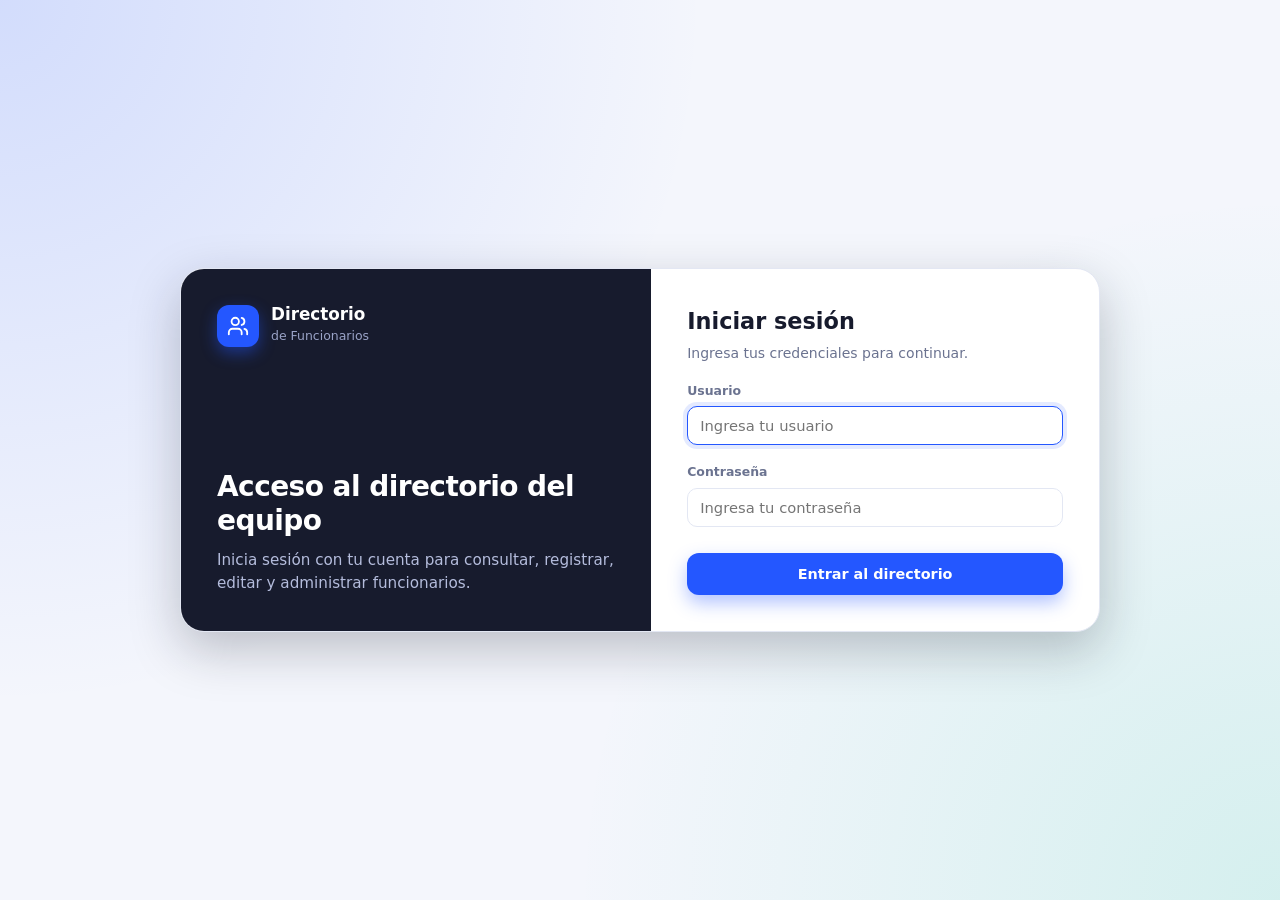
<file: src/main/resources/static/login.html>
<!DOCTYPE html>
<html lang="es">
<head>
  <meta charset="UTF-8">
  <meta name="viewport" content="width=device-width, initial-scale=1.0">
  <title>Iniciar sesión · Directorio de Funcionarios</title>
  <link rel="stylesheet" href="css/estilos.css">
</head>
<body class="auth-body">
  <main class="auth-shell">
    <section class="auth-hero">
      <div class="brand auth-brand">
        <span class="brand-logo" aria-hidden="true">
          <svg viewBox="0 0 24 24" width="22" height="22" fill="none" stroke="currentColor" stroke-width="2" stroke-linecap="round" stroke-linejoin="round"><path d="M16 21v-2a4 4 0 0 0-4-4H6a4 4 0 0 0-4 4v2"/><circle cx="9" cy="7" r="4"/><path d="M22 21v-2a4 4 0 0 0-3-3.87M16 3.13a4 4 0 0 1 0 7.75"/></svg>
        </span>
        <div>
          <strong>Directorio</strong>
          <small>de Funcionarios</small>
        </div>
      </div>

      <div class="auth-copy">
        <h1>Acceso al directorio del equipo</h1>
        <p>Inicia sesión con tu cuenta para consultar, registrar, editar y administrar funcionarios.</p>
      </div>
    </section>

    <section class="auth-card">
      <div class="auth-card-head">
        <h2>Iniciar sesión</h2>
        <p class="muted">Ingresa tus credenciales para continuar.</p>
      </div>

      <div class="auth-alert" id="authAlert" hidden></div>

      <!-- FORMULARIO LOGIN (procesado por Spring Security en POST /login) -->
      <form id="formLogin" method="post" action="/login" class="auth-form">
        <div class="field">
          <label for="loginUser">Usuario</label>
          <input type="text" id="loginUser" name="username" placeholder="Ingresa tu usuario" required autocomplete="username" autofocus>
        </div>
        <div class="field">
          <label for="loginPass">Contraseña</label>
          <input type="password" id="loginPass" name="password" placeholder="Ingresa tu contraseña" required autocomplete="current-password">
        </div>
        <button type="submit" class="btn btn-primary auth-submit">Entrar al directorio</button>
      </form>
    </section>
  </main>

  <script src="js/login.js"></script>
</body>
</html>
</file>
<file: src/main/resources/static/css/estilos.css>
/* ===== Variables: paleta oficial ===== */
:root {
  --azul: #2457FF;
  --amarillo: #FFCA28;
  --coral: #FF5C5C;
  --menta: #16C79A;
  --noche: #171B2D;
  --nube: #F4F6FC;
  --blanco: #FFFFFF;
  --texto: #171B2D;
  --texto-suave: #6B7390;
  --borde: #E3E7F3;
  --azul-claro: #E8EEFF;
  --radio: 16px;
  --sombra: 0 4px 18px rgba(23, 27, 45, .07);
  --sombra-fuerte: 0 18px 50px rgba(23, 27, 45, .25);
  --fuente: "Inter", "Segoe UI", system-ui, -apple-system, Roboto, Arial, sans-serif;
}

* { box-sizing: border-box; }
html { scroll-behavior: smooth; }
body {
  margin: 0;
  font-family: var(--fuente);
  color: var(--texto);
  background: var(--nube);
  line-height: 1.5;
}
h1, h2, p { margin: 0; }
[hidden] { display: none !important; }
.muted { color: var(--texto-suave); font-size: .875rem; }

/* ===== Layout ===== */
.app { display: flex; min-height: 100vh; }

/* ===== Sidebar ===== */
.sidebar {
  width: 250px;
  flex-shrink: 0;
  background: var(--noche);
  color: #fff;
  padding: 24px 16px;
  display: flex;
  flex-direction: column;
  gap: 28px;
  position: sticky;
  top: 0;
  height: 100vh;
}
.brand { display: flex; align-items: center; gap: 12px; padding: 0 8px; }
.brand-logo {
  width: 42px; height: 42px; border-radius: 12px;
  background: var(--azul); display: grid; place-items: center;
  box-shadow: 0 6px 16px rgba(36, 87, 255, .45);
}
.brand strong { display: block; font-size: 1.05rem; line-height: 1.1; }
.brand small { color: #9AA3C7; font-size: .78rem; }
.nav { display: flex; flex-direction: column; gap: 4px; }
.nav-title { font-size: .7rem; text-transform: uppercase; letter-spacing: .12em; color: #6F789C; padding: 0 12px 8px; }
.nav-item {
  display: flex; align-items: center; gap: 12px;
  padding: 11px 12px; border-radius: 12px;
  color: #C5CBE4; text-decoration: none; font-size: .92rem; font-weight: 500;
  border: 0; background: transparent; cursor: pointer; font-family: inherit; text-align: left; width: 100%;
  transition: background .2s, color .2s, transform .2s;
}
.nav-item:hover { background: rgba(255, 255, 255, .07); color: #fff; }
.nav-item.active { background: var(--azul); color: #fff; box-shadow: 0 8px 18px rgba(36, 87, 255, .4); }
.nav-action { color: var(--amarillo); }
.destacado { animation: destello 1.2s ease; }
@keyframes destello { 0% { box-shadow: 0 0 0 0 rgba(36, 87, 255, .55); } 40% { box-shadow: 0 0 0 8px rgba(36, 87, 255, .25); border-color: var(--azul); } 100% { box-shadow: var(--sombra); } }
.sidebar-card {
  margin-top: auto;
  background: linear-gradient(145deg, rgba(36, 87, 255, .35), rgba(22, 199, 154, .2));
  border: 1px solid rgba(255, 255, 255, .1);
  border-radius: var(--radio);
  padding: 16px; font-size: .85rem;
}
.sidebar-card p { color: #C5CBE4; margin-top: 4px; }

/* ===== Main / Header ===== */
.main { flex: 1; min-width: 0; padding: 28px 32px 40px; }
.header { display: flex; justify-content: space-between; align-items: center; gap: 16px; flex-wrap: wrap; margin-bottom: 24px; }
.header-text { display: flex; align-items: center; gap: 12px; }
.header h1 { font-size: 1.75rem; letter-spacing: -.02em; }
.header p { color: var(--texto-suave); margin-top: 2px; }
.header-actions { display: flex; gap: 10px; flex-wrap: wrap; }
.menu-toggle { display: none; border: 0; background: var(--blanco); border-radius: 12px; padding: 10px; cursor: pointer; box-shadow: var(--sombra); }

/* ===== Botones ===== */
.btn {
  display: inline-flex; align-items: center; justify-content: center; gap: 8px;
  font-family: inherit; font-size: .9rem; font-weight: 600;
  padding: 11px 18px; border-radius: 12px; border: 1px solid transparent;
  cursor: pointer; transition: transform .15s, box-shadow .2s, background .2s, border-color .2s, opacity .2s;
}
.btn:hover { transform: translateY(-1px); }
.btn:active { transform: translateY(0); }
.btn:focus-visible, input:focus-visible, .icon-btn:focus-visible { outline: 3px solid rgba(36, 87, 255, .35); outline-offset: 2px; }
.btn:disabled { opacity: .6; cursor: not-allowed; transform: none; }
.btn-sm { padding: 9px 14px; }
.btn-primary { background: var(--azul); color: #fff; box-shadow: 0 8px 18px rgba(36, 87, 255, .35); }
.btn-primary:hover { background: #1b47db; }
.btn-dark { background: var(--noche); color: #fff; }
.btn-dark:hover { background: #262c47; }
.btn-ghost { background: var(--blanco); color: var(--texto); border-color: var(--borde); }
.btn-ghost:hover { border-color: var(--azul); color: var(--azul); }
.btn-outline { background: transparent; color: var(--texto); border-color: var(--borde); }
.btn-outline:hover { border-color: var(--noche); }
.btn-danger { background: var(--coral); color: #fff; box-shadow: 0 8px 18px rgba(255, 92, 92, .35); }
.btn-danger:hover { background: #ec4646; }

/* ===== Tarjetas estadísticas ===== */
.stats { display: grid; grid-template-columns: repeat(4, 1fr); gap: 16px; margin-bottom: 24px; }
.stat {
  border-radius: var(--radio); padding: 20px; color: #fff;
  display: flex; flex-direction: column; gap: 4px;
  box-shadow: var(--sombra); transition: transform .2s, box-shadow .2s;
}
.stat:hover { transform: translateY(-3px); box-shadow: 0 12px 28px rgba(23, 27, 45, .15); }
.stat-label { font-size: .85rem; font-weight: 600; opacity: .92; }
.stat-value { font-size: 2.4rem; line-height: 1.1; letter-spacing: -.02em; }
.stat-note { font-size: .78rem; opacity: .85; }
.stat-blue { background: linear-gradient(135deg, #2457FF, #3d6bff); }
.stat-mint { background: linear-gradient(135deg, #16C79A, #25d8ab); }
.stat-yellow { background: var(--amarillo); color: var(--noche); }
.stat-coral { background: linear-gradient(135deg, #FF5C5C, #ff7676); }

/* ===== Paneles ===== */
.grid { display: grid; grid-template-columns: minmax(0, 1fr) 300px; gap: 20px; align-items: start; }
.panel { background: var(--blanco); border-radius: var(--radio); box-shadow: var(--sombra); padding: 22px; border: 1px solid var(--borde); }
.panel-head { margin-bottom: 16px; }
.panel h2 { font-size: 1.1rem; }

/* ===== Buscadores ===== */
.searchbar {
  display: grid; grid-template-columns: repeat(3, minmax(0, 1fr)) auto; gap: 12px; align-items: end;
  background: var(--nube); border-radius: 14px; padding: 14px; margin-bottom: 18px;
}
.search label, .field label { display: block; font-size: .78rem; font-weight: 600; color: var(--texto-suave); margin-bottom: 6px; }
.search-row { display: flex; gap: 8px; }
input[type="text"], input[type="number"], input[type="password"] {
  width: 100%; min-width: 0; font-family: inherit; font-size: .92rem;
  padding: 10px 12px; border-radius: 10px; border: 1.5px solid var(--borde);
  background: var(--blanco); color: var(--texto); transition: border-color .2s, box-shadow .2s;
}
input:focus { border-color: var(--azul); outline: none; box-shadow: 0 0 0 4px rgba(36, 87, 255, .12); }
input:disabled { background: var(--nube); color: var(--texto-suave); }

/* ===== Tabla ===== */
.table-wrap { overflow-x: auto; }
.table { width: 100%; border-collapse: separate; border-spacing: 0 8px; }
.table th {
  text-align: left; font-size: .72rem; text-transform: uppercase; letter-spacing: .08em;
  color: var(--texto-suave); padding: 4px 14px; font-weight: 700;
}
.table td { background: var(--blanco); padding: 12px 14px; border-top: 1px solid var(--borde); border-bottom: 1px solid var(--borde); font-size: .92rem; }
.table td:first-child { border-left: 1px solid var(--borde); border-radius: 12px 0 0 12px; }
.table td:last-child { border-right: 1px solid var(--borde); border-radius: 0 12px 12px 0; }
.table tbody tr { transition: transform .15s, box-shadow .2s; }
.table tbody tr:hover { transform: translateY(-1px); box-shadow: 0 6px 18px rgba(36, 87, 255, .12); }
.table tbody tr:hover td { background: #FAFBFF; border-color: #CBD6FF; }
.col-acciones { text-align: right !important; }
.td-id { color: var(--texto-suave); font-weight: 700; font-variant-numeric: tabular-nums; }
.persona { display: flex; align-items: center; gap: 12px; font-weight: 600; }
.avatar {
  width: 36px; height: 36px; border-radius: 50%; display: grid; place-items: center; flex-shrink: 0;
  font-size: .78rem; font-weight: 700; color: #fff;
}
.tag { display: inline-block; padding: 4px 12px; border-radius: 999px; font-size: .78rem; font-weight: 700; }
.tag-0 { background: var(--azul-claro); color: var(--azul); }
.tag-1 { background: #DDF7EF; color: #0c8f6f; }
.tag-2 { background: #FFF3CC; color: #8a6500; }
.tag-3 { background: #FFE3E3; color: #c53030; }
.tag-4 { background: #E4E6F0; color: var(--noche); }
.av-0 { background: var(--azul); } .av-1 { background: var(--menta); } .av-2 { background: #d9a400; } .av-3 { background: var(--coral); } .av-4 { background: var(--noche); }
.sin-dato { color: #A5ACC6; }
.acciones { display: flex; gap: 6px; justify-content: flex-end; }
.icon-btn {
  width: 34px; height: 34px; border-radius: 10px; border: 1px solid var(--borde); background: var(--blanco);
  display: inline-grid; place-items: center; cursor: pointer; color: var(--texto-suave); font-size: 1rem;
  transition: background .2s, color .2s, border-color .2s, transform .15s;
}
.icon-btn:hover { transform: translateY(-1px); }
.icon-btn.editar:hover { background: var(--azul-claro); color: var(--azul); border-color: var(--azul); }
.icon-btn.eliminar:hover { background: #FFE3E3; color: var(--coral); border-color: var(--coral); }

/* Estado vacío */
.empty { text-align: center; padding: 36px 16px; display: flex; flex-direction: column; align-items: center; gap: 6px; }
.empty-icon { width: 60px; height: 60px; border-radius: 50%; background: var(--azul-claro); color: var(--azul); display: grid; place-items: center; margin-bottom: 6px; }

/* ===== Gráfico por departamento ===== */
.chart { display: flex; flex-direction: column; gap: 14px; }
.bar-item { cursor: pointer; }
.bar-top { display: flex; justify-content: space-between; font-size: .85rem; font-weight: 600; margin-bottom: 5px; gap: 8px; }
.bar-top span:first-child { overflow: hidden; text-overflow: ellipsis; white-space: nowrap; }
.bar-track { height: 10px; border-radius: 999px; background: var(--nube); overflow: hidden; }
.bar-fill { height: 100%; border-radius: 999px; transition: width .5s ease; }
.bar-item:hover .bar-top { color: var(--azul); }

/* ===== Modales ===== */
.modal, .overlay {
  position: fixed; inset: 0; background: rgba(23, 27, 45, .55); backdrop-filter: blur(3px);
  display: grid; place-items: center; padding: 16px; z-index: 50; animation: fade .2s ease;
}
.modal-box {
  background: var(--blanco); border-radius: 20px; width: 100%; max-width: 480px; padding: 26px;
  box-shadow: var(--sombra-fuerte); animation: pop .25s ease; max-height: 94vh; overflow-y: auto;
}
.modal-small { max-width: 400px; text-align: center; }
.modal-head { display: flex; justify-content: space-between; gap: 12px; margin-bottom: 18px; }
.modal-head h2 { font-size: 1.3rem; }
.field { margin-bottom: 14px; }
.field input.invalid { border-color: var(--coral); background: #FFF7F7; }
.field input.valid { border-color: var(--menta); }
.error-msg { display: block; color: var(--coral); font-size: .78rem; font-weight: 600; min-height: 0; margin-top: 4px; }
.modal-actions { display: flex; justify-content: space-between; align-items: center; gap: 10px; flex-wrap: wrap; margin-top: 20px; }
.modal-actions-right { display: flex; gap: 10px; }
.modal-actions-center { justify-content: center; }
.confirm-icon { width: 60px; height: 60px; border-radius: 50%; background: #FFE3E3; color: var(--coral); display: grid; place-items: center; margin: 0 auto 14px; }
.modal-small h2 { margin-bottom: 6px; }

/* ===== Notificaciones ===== */
.toasts { position: fixed; top: 20px; right: 20px; display: flex; flex-direction: column; gap: 10px; z-index: 100; width: min(360px, calc(100vw - 32px)); }
.toast {
  background: var(--blanco); border-radius: 14px; padding: 14px 16px; box-shadow: var(--sombra-fuerte);
  border-left: 5px solid var(--azul); display: flex; gap: 10px; align-items: flex-start; animation: slide .3s ease; font-size: .9rem;
}
.toast strong { display: block; }
.toast.exito { border-color: var(--menta); }
.toast.error { border-color: var(--coral); }
.toast.info { border-color: var(--amarillo); }
.toast.salida { opacity: 0; transform: translateX(20px); transition: all .3s; }

@keyframes fade { from { opacity: 0; } to { opacity: 1; } }
@keyframes pop { from { opacity: 0; transform: translateY(12px) scale(.97); } to { opacity: 1; transform: none; } }
@keyframes slide { from { opacity: 0; transform: translateX(24px); } to { opacity: 1; transform: none; } }

/* ===== Responsive ===== */
@media (max-width: 1180px) {
  .grid { grid-template-columns: 1fr; }
  .stats { grid-template-columns: repeat(2, 1fr); }
  .searchbar { grid-template-columns: repeat(2, minmax(0, 1fr)); }
}
@media (max-width: 860px) {
  .sidebar { position: fixed; left: 0; top: 0; z-index: 60; transform: translateX(-100%); transition: transform .3s; }
  .sidebar.abierto { transform: none; }
  .menu-toggle { display: inline-grid; }
  .main { padding: 18px 16px 32px; }
  .overlay { z-index: 55; }
}
@media (max-width: 640px) {
  .header h1 { font-size: 1.35rem; }
  .stats { grid-template-columns: 1fr 1fr; gap: 10px; }
  .stat { padding: 14px; }
  .stat-value { font-size: 1.8rem; }
  .searchbar { grid-template-columns: 1fr; }
  .header-actions { width: 100%; }
  .header-actions .btn { flex: 1; }
  /* Tabla convertida en tarjetas */
  .table thead { display: none; }
  .table, .table tbody, .table tr, .table td { display: block; width: 100%; }
  .table { border-spacing: 0; }
  .table tr { background: var(--blanco); border: 1px solid var(--borde); border-radius: 14px; margin-bottom: 12px; padding: 6px 4px; }
  .table td, .table td:first-child, .table td:last-child { border: 0; border-radius: 0; background: transparent; display: flex; justify-content: space-between; gap: 12px; padding: 8px 12px; text-align: right; }
  .table td::before { content: attr(data-label); font-size: .72rem; text-transform: uppercase; letter-spacing: .06em; color: var(--texto-suave); font-weight: 700; text-align: left; }
  .acciones { justify-content: flex-end; }
  .modal-actions, .modal-actions-right { width: 100%; }
  .modal-actions .btn { flex: 1; }
}
@media (prefers-reduced-motion: reduce) { * { animation: none !important; transition: none !important; } }

/* ===== Sesión en Sidebar ===== */
.sidebar-user {
  display: flex; align-items: center; justify-content: space-between; gap: 10px;
  padding: 12px 14px; border-radius: 14px;
  background: rgba(255, 255, 255, .06); border: 1px solid rgba(255, 255, 255, .1);
}
.sidebar-user-info { min-width: 0; }
.sidebar-user-info small { display: block; font-size: .72rem; color: #9AA3C7; }
.sidebar-user-info strong { display: block; font-size: .9rem; overflow: hidden; text-overflow: ellipsis; white-space: nowrap; }
.btn-logout {
  border: 1px solid rgba(255, 92, 92, .45); background: rgba(255, 92, 92, .15); color: #FFD0D0;
  padding: 6px 12px; border-radius: 10px; font-family: inherit; font-size: .8rem; font-weight: 600;
  cursor: pointer; transition: background .2s, color .2s;
}
.btn-logout:hover { background: var(--coral); color: #fff; }

/* ===== Pantalla de Login / Registro ===== */
.auth-body {
  min-height: 100vh; display: grid; place-items: center; padding: 24px;
  background: radial-gradient(circle at top left, rgba(36, 87, 255, .16), transparent 45%),
              radial-gradient(circle at bottom right, rgba(22, 199, 154, .14), transparent 45%),
              var(--nube);
}
.auth-shell {
  width: min(920px, 100%); display: grid; grid-template-columns: 1.05fr 1fr;
  background: var(--blanco); border-radius: 24px; overflow: hidden;
  box-shadow: var(--sombra-fuerte); border: 1px solid var(--borde);
}
.auth-hero {
  background: var(--noche); color: #fff; padding: 36px;
  display: flex; flex-direction: column; justify-content: space-between; gap: 28px;
}
.auth-brand { padding: 0; }
.auth-badge {
  display: inline-block; padding: 5px 12px; border-radius: 999px;
  background: rgba(36, 87, 255, .28); color: #A8BEFF;
  font-size: .75rem; font-weight: 700; letter-spacing: .04em; margin-bottom: 14px;
}
.auth-copy h1 { font-size: 1.75rem; line-height: 1.2; margin-bottom: 12px; letter-spacing: -.02em; }
.auth-copy p { color: #B4BCDC; font-size: .95rem; }
.auth-demo {
  background: rgba(255, 255, 255, .06); border: 1px solid rgba(255, 255, 255, .12);
  border-radius: 14px; padding: 14px 16px; font-size: .85rem;
}
.auth-demo strong { display: block; color: var(--amarillo); margin-bottom: 4px; }
.auth-demo code { background: rgba(255, 255, 255, .12); padding: 2px 6px; border-radius: 6px; }
.auth-card { padding: 36px; display: flex; flex-direction: column; justify-content: center; gap: 18px; }
.auth-card-head h2 { font-size: 1.4rem; margin-bottom: 4px; }
.auth-tabs { display: grid; grid-template-columns: 1fr 1fr; gap: 8px; background: var(--nube); padding: 6px; border-radius: 14px; }
.auth-tab {
  border: 0; background: transparent; padding: 10px; border-radius: 10px;
  font-family: inherit; font-size: .9rem; font-weight: 600; color: var(--texto-suave); cursor: pointer;
  transition: background .2s, color .2s, box-shadow .2s;
}
.auth-tab.active { background: var(--blanco); color: var(--noche); box-shadow: var(--sombra); }
.auth-alert { padding: 12px 14px; border-radius: 12px; font-size: .88rem; font-weight: 600; }
.auth-alert.error { background: #FFE8E8; color: #b82828; border: 1px solid #FFBDBD; }
.auth-alert.exito { background: #E0F9F2; color: #0a7a5e; border: 1px solid #9EE8D3; }
.auth-form { display: flex; flex-direction: column; gap: 4px; }
.auth-submit { width: 100%; margin-top: 8px; padding: 12px; }
@media (max-width: 760px) {
  .auth-shell { grid-template-columns: 1fr; }
  .auth-hero, .auth-card { padding: 26px; }
}
</file>
